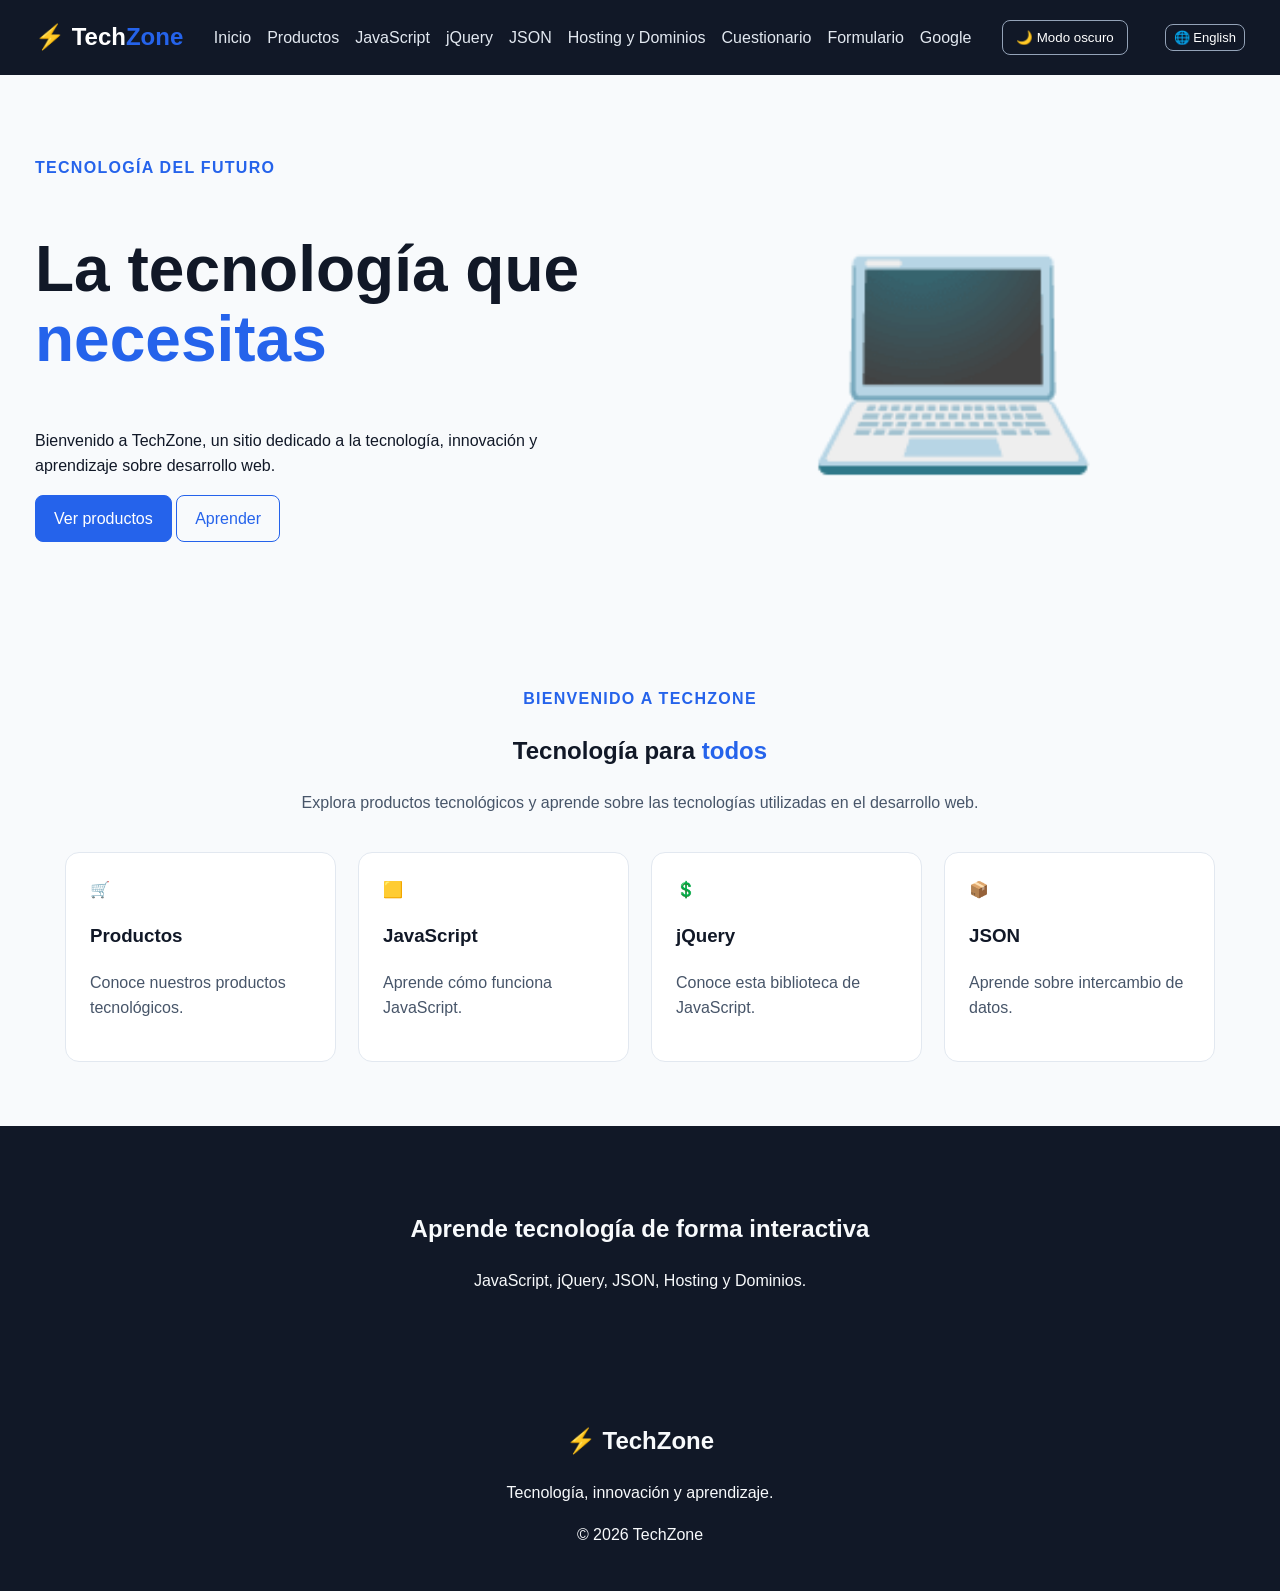
<file: index.html>
<!DOCTYPE html>
<html lang="es">

<head>
    <meta charset="UTF-8">
    <meta name="viewport" content="width=device-width, initial-scale=1.0">
    <title>TechZone | Inicio</title>
    <link rel="stylesheet" href="estilos.css">
    <link rel="stylesheet" href="translation.css">
</head>

<body>

    <header>
        <nav class="navbar">

            <a href="index.html" class="logo">
                ⚡ Tech<span>Zone</span>
            </a>

            <ul class="nav-links">
                <li><a href="index.html">Inicio</a></li>
                <li><a href="productos.html">Productos</a></li>
                <li><a href="javascript.html">JavaScript</a></li>
                <li><a href="jquery.html">jQuery</a></li>
                <li><a href="json.html">JSON</a></li>
                <li><a href="hosting.html">Hosting y Dominios</a></li>
                <li><a href="cuestionario.html">Cuestionario</a></li>
                <li><a href="formulario.html">Formulario</a></li>
                <li><a href="google.html">Google</a></li>
            </ul>

              <button id="btnTema" class="btn btn-outline-light ms-xl-3 mt-3 mt-xl-0" type="button"
                    aria-label="Cambiar tema">
                    <i class="bi bi-moon-stars-fill"></i> Modo oscuro
                </button>
              <button id="btnIdioma" class="btn btn-outline-light ms-xl-2 mt-3 mt-xl-0 translate-button"
                  type="button" aria-label="Cambiar idioma">
                  🌐 English
              </button>

        </nav>
    </header>


    <section class="hero">

        <div class="hero-text">

            <p class="tag">TECNOLOGÍA DEL FUTURO</p>

            <h1>
                La tecnología que
                <span>necesitas</span>
            </h1>

            <p>
                Bienvenido a TechZone, un sitio dedicado a la tecnología,
                innovación y aprendizaje sobre desarrollo web.
            </p>

            <a href="productos.html" class="btn">
                Ver productos
            </a>

            <a href="javascript.html" class="btn btn-outline">
                Aprender
            </a>

        </div>

        <div class="hero-image">
            💻
        </div>

    </section>


    <section class="section">

        <div class="section-title">

            <p class="tag">BIENVENIDO A TECHZONE</p>

            <h2>
                Tecnología para <span>todos</span>
            </h2>

            <p>
                Explora productos tecnológicos y aprende sobre
                las tecnologías utilizadas en el desarrollo web.
            </p>

        </div>


        <div class="cards">

            <a href="productos.html" class="card">
                <div class="icon">🛒</div>
                <h3>Productos</h3>
                <p>Conoce nuestros productos tecnológicos.</p>
            </a>

            <a href="javascript.html" class="card">
                <div class="icon">🟨</div>
                <h3>JavaScript</h3>
                <p>Aprende cómo funciona JavaScript.</p>
            </a>

            <a href="jquery.html" class="card">
                <div class="icon">💲</div>
                <h3>jQuery</h3>
                <p>Conoce esta biblioteca de JavaScript.</p>
            </a>

            <a href="json.html" class="card">
                <div class="icon">📦</div>
                <h3>JSON</h3>
                <p>Aprende sobre intercambio de datos.</p>
            </a>

        </div>

    </section>


    <section class="banner">

        <h2>Aprende tecnología de forma interactiva</h2>

        <p>
            JavaScript, jQuery, JSON, Hosting y Dominios.
        </p>

    </section>


    <footer>

        <h2>⚡ TechZone</h2>

        <p>
            Tecnología, innovación y aprendizaje.
        </p>

        <p>
            © 2026 TechZone
        </p>

    </footer>

    <!-- CONECTAR JAVASCRIPT -->
    <script src="script.js"></script>

</body>

</html>
</file>
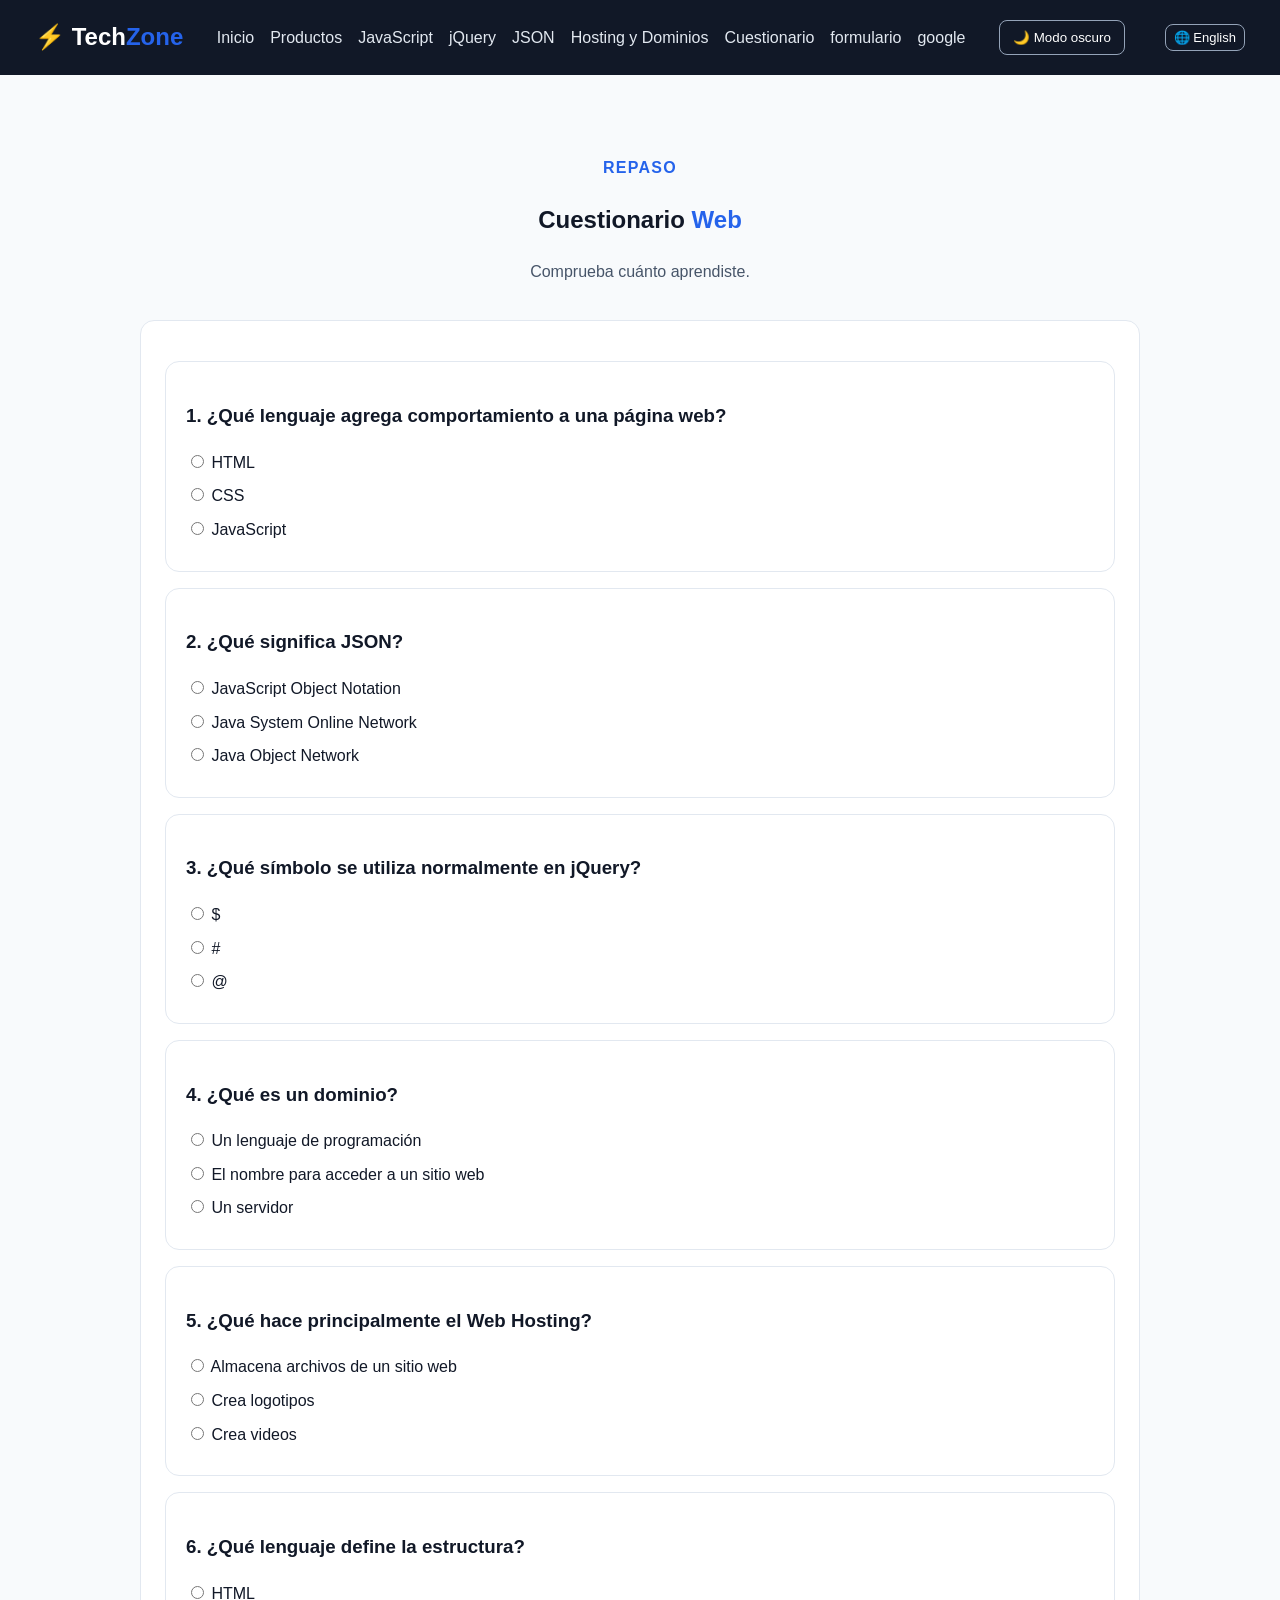
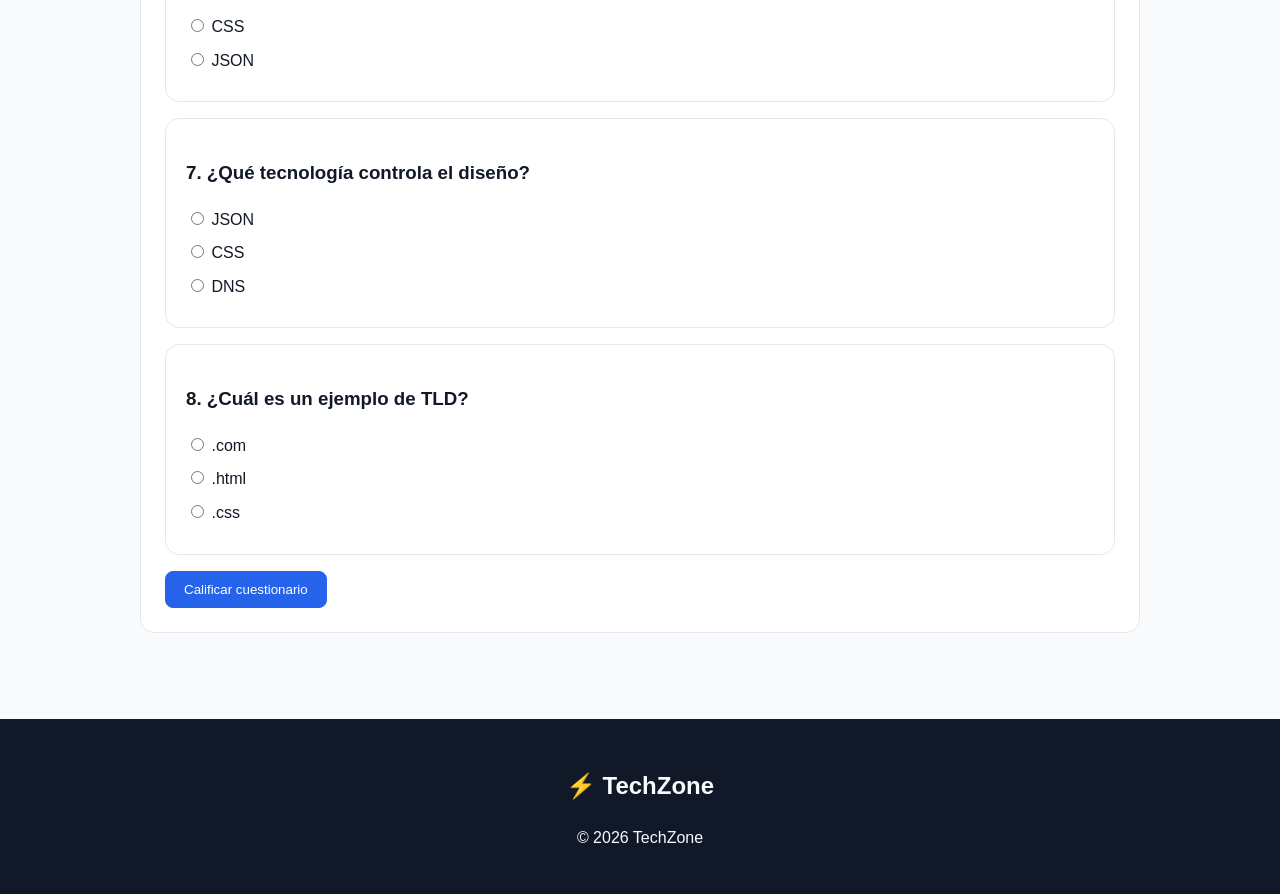
<file: cuestionario.html>
<!DOCTYPE html>
<html lang="es">

<head>

    <meta charset="UTF-8">

    <meta name="viewport" content="width=device-width, initial-scale=1.0">

    <title>TechZone | Cuestionario</title>

    <link rel="stylesheet" href="estilos.css">
    <link rel="stylesheet" href="translation.css">

</head>

<body>


    <header>

        <nav class="navbar">

            <a href="index.html" class="logo">
                ⚡ Tech<span>Zone</span>
            </a>

            <ul class="nav-links">

                <li><a href="index.html">Inicio</a></li>

                <li><a href="productos.html">
                        Productos
                    </a></li>

                <li><a href="javascript.html">
                        JavaScript
                    </a></li>

                <li><a href="jquery.html">
                        jQuery
                    </a></li>

                <li><a href="json.html">
                        JSON
                    </a></li>

                <li><a href="hosting.html">
                        Hosting y Dominios
                    </a></li>

                <li><a href="cuestionario.html">
                        Cuestionario
                    </a></li>
                <li><a href="formulario.html">formulario</a></li>
                <li><a href="google.html">google</a></li>
            </ul>

            <button id="btnTema" class="btn-tema" type="button">
                🌙 Modo oscuro
            </button>
                <button id="btnIdioma" class="btn-tema translate-button" type="button" aria-label="Cambiar idioma">
                    🌐 English
                </button>

        </nav>

    </header>


    <section class="section">


        <div class="section-title">

            <p class="tag">REPASO</p>

            <h1>
                Cuestionario <span>Web</span>
            </h1>

            <p>
                Comprueba cuánto aprendiste.
            </p>

        </div>


        <form id="quizForm" class="quiz">


            <div class="question">

                <h3>
                    1. ¿Qué lenguaje agrega comportamiento
                    a una página web?
                </h3>

                <label>
                    <input type="radio" name="q1" value="a">
                    HTML
                </label>

                <label>
                    <input type="radio" name="q1" value="b">
                    CSS
                </label>

                <label>
                    <input type="radio" name="q1" value="c">
                    JavaScript
                </label>

            </div>


            <div class="question">

                <h3>
                    2. ¿Qué significa JSON?
                </h3>

                <label>
                    <input type="radio" name="q2" value="a">
                    JavaScript Object Notation
                </label>

                <label>
                    <input type="radio" name="q2" value="b">
                    Java System Online Network
                </label>

                <label>
                    <input type="radio" name="q2" value="c">
                    Java Object Network
                </label>

            </div>


            <div class="question">

                <h3>
                    3. ¿Qué símbolo se utiliza
                    normalmente en jQuery?
                </h3>

                <label>
                    <input type="radio" name="q3" value="a">
                    $
                </label>

                <label>
                    <input type="radio" name="q3" value="b">
                    #
                </label>

                <label>
                    <input type="radio" name="q3" value="c">
                    @
                </label>

            </div>


            <div class="question">

                <h3>
                    4. ¿Qué es un dominio?
                </h3>

                <label>
                    <input type="radio" name="q4" value="a">
                    Un lenguaje de programación
                </label>

                <label>
                    <input type="radio" name="q4" value="b">
                    El nombre para acceder a un sitio web
                </label>

                <label>
                    <input type="radio" name="q4" value="c">
                    Un servidor
                </label>

            </div>


            <div class="question">

                <h3>
                    5. ¿Qué hace principalmente el Web Hosting?
                </h3>

                <label>
                    <input type="radio" name="q5" value="a">
                    Almacena archivos de un sitio web
                </label>

                <label>
                    <input type="radio" name="q5" value="b">
                    Crea logotipos
                </label>

                <label>
                    <input type="radio" name="q5" value="c">
                    Crea videos
                </label>

            </div>


            <div class="question">

                <h3>
                    6. ¿Qué lenguaje define la estructura?
                </h3>

                <label>
                    <input type="radio" name="q6" value="a">
                    HTML
                </label>

                <label>
                    <input type="radio" name="q6" value="b">
                    CSS
                </label>

                <label>
                    <input type="radio" name="q6" value="c">
                    JSON
                </label>

            </div>


            <div class="question">

                <h3>
                    7. ¿Qué tecnología controla el diseño?
                </h3>

                <label>
                    <input type="radio" name="q7" value="a">
                    JSON
                </label>

                <label>
                    <input type="radio" name="q7" value="b">
                    CSS
                </label>

                <label>
                    <input type="radio" name="q7" value="c">
                    DNS
                </label>

            </div>


            <div class="question">

                <h3>
                    8. ¿Cuál es un ejemplo de TLD?
                </h3>

                <label>
                    <input type="radio" name="q8" value="a">
                    .com
                </label>

                <label>
                    <input type="radio" name="q8" value="b">
                    .html
                </label>

                <label>
                    <input type="radio" name="q8" value="c">
                    .css
                </label>

            </div>


            <button type="button" class="btn" onclick="calificarQuiz()">

                Calificar cuestionario

            </button>


            <div id="resultado"></div>


        </form>


    </section>


    <footer>

        <h2>⚡ TechZone</h2>

        <p>© 2026 TechZone</p>

    </footer>


    <script src="script.js"></script>

</body>

</html>
</file>
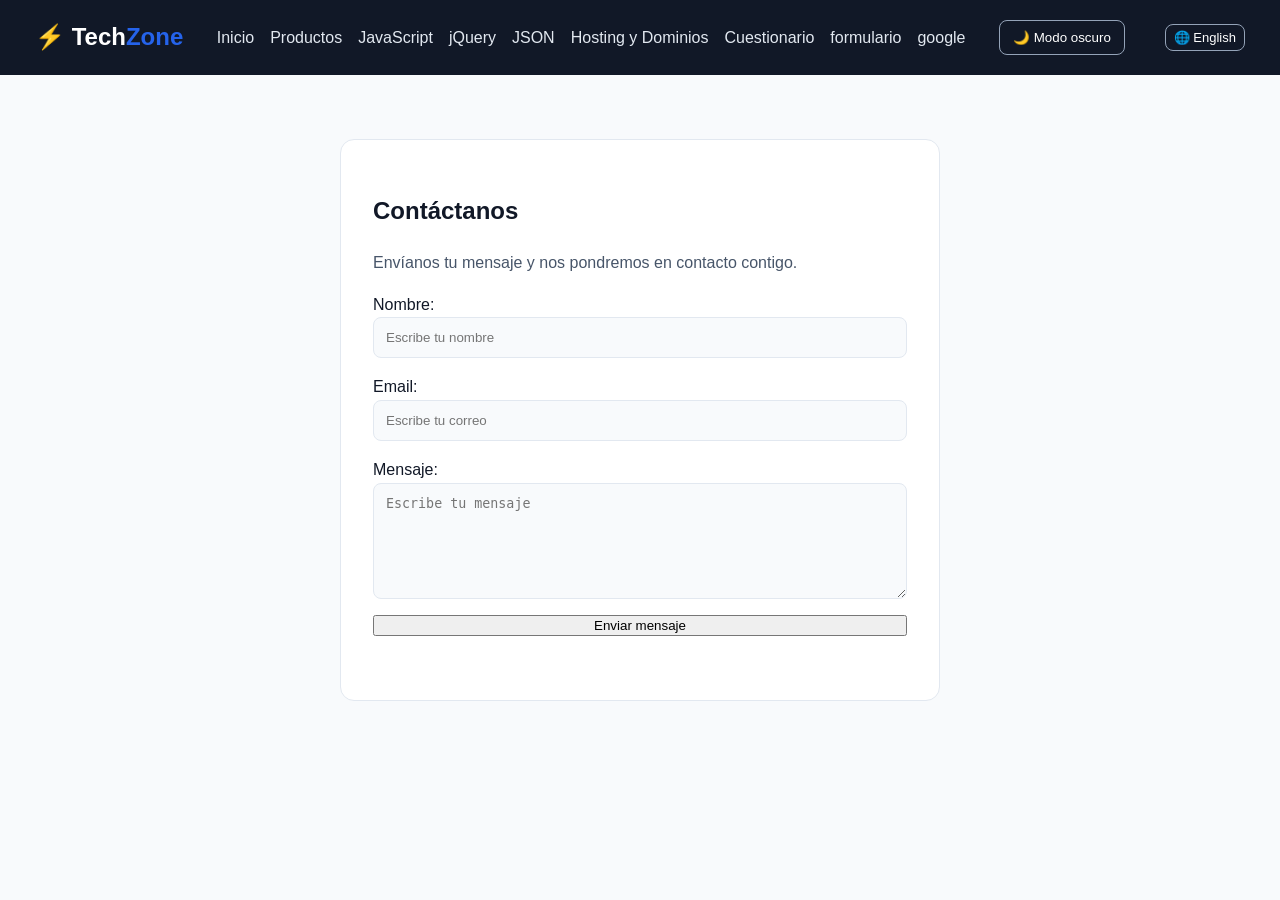
<file: formulario.html>
<!DOCTYPE html>
<html lang="es">
<head>
    <meta charset="UTF-8">
    <meta name="viewport" content="width=device-width, initial-scale=1.0">
    <title>TechZone | Formulario</title>
    <link rel="stylesheet" href="estilos.css">
    <link rel="stylesheet" href="translation.css">
</head>

<body>

<header>
    <nav class="navbar">

        <a href="index.html" class="logo">
            ⚡ Tech<span>Zone</span>
        </a>

        <ul class="nav-links">
         <li><a href="index.html">Inicio</a></li>
            <li><a href="productos.html">Productos</a></li>
            <li><a href="javascript.html">JavaScript</a></li>
            <li><a href="jquery.html">jQuery</a></li>
            <li><a href="json.html">JSON</a></li>
            <li><a href="hosting.html">Hosting y Dominios</a></li>
            <li><a href="cuestionario.html">Cuestionario</a></li>
            <li><a href="formulario.html">formulario</a></li>
            <li><a href="google.html">google</a></li>
        </ul>

           <button id="btnTema" class="btn-tema" type="button">
                🌙 Modo oscuro
            </button>
           <button id="btnIdioma" class="btn-tema translate-button" type="button" aria-label="Cambiar idioma">
                🌐 English
            </button>

    </nav>
</header>

<section class="contacto" id="contacto">
    <div class="contacto-contenido">

        <h2>Contáctanos</h2>
        <p>Envíanos tu mensaje y nos pondremos en contacto contigo.</p>

        <form id="formularioContacto">

            <label for="nombre">Nombre:</label>
            <input 
                type="text" 
                id="nombre" 
                name="nombre"
                placeholder="Escribe tu nombre"
                required
            >

            <label for="email">Email:</label>
            <input 
                type="email" 
                id="email" 
                name="email"
                placeholder="Escribe tu correo"
                required
            >

            <label for="mensaje">Mensaje:</label>
            <textarea 
                id="mensaje" 
                name="mensaje"
                placeholder="Escribe tu mensaje"
                rows="6"
                required
            ></textarea>

            <button type="submit">Enviar mensaje</button>

            <p id="respuesta"></p>

        </form>

    </div>
</section>


<!-- ================= DISCORD WEBHOOK ================= -->

<script>

const formulario = document.getElementById("formularioContacto");
const respuesta = document.getElementById("respuesta");

// WEBHOOK DE DISCORD
const webhookURL = "https://discord.com/api/webhooks/1557530148234989620/06Q3MxtZlJGJVCBidGVJ6hIbM8itZcy4jxf1TDkyGZ7o0UbiPw68ZDgPGI2kv7Ee9VpM";


formulario.addEventListener("submit", async function(event) {

    event.preventDefault();

    // Obtener los datos del formulario
    const nombre = document.getElementById("nombre").value;
    const email = document.getElementById("email").value;
    const mensaje = document.getElementById("mensaje").value;


    // Información que se enviará a Discord
    const datos = {

        username: "Formulario de Contacto",

        embeds: [
            {
                title: "📩 Nuevo mensaje de contacto",

                color: 14185255,

                fields: [

                    {
                        name: "👤 Nombre",
                        value: nombre,
                        inline: false
                    },

                    {
                        name: "📧 Email",
                        value: email,
                        inline: false
                    },

                    {
                        name: "💬 Mensaje",
                        value: mensaje,
                        inline: false
                    }

                ],

                timestamp: new Date().toISOString()
            }
        ]
    };


    // Enviar información a Discord
    try {

        const envio = await fetch(webhookURL, {

            method: "POST",

            headers: {
                "Content-Type": "application/json"
            },

            body: JSON.stringify(datos)

        });


        if (envio.ok) {

            respuesta.textContent = window.techzoneTexto(
                "✅ ¡Mensaje enviado correctamente!",
                "✅ Message sent successfully!"
            );
            respuesta.style.color = "green";

            // Limpiar formulario
            formulario.reset();

        } else {

    const errorDiscord = await envio.text();

    console.error("Discord respondió:", errorDiscord);

    respuesta.textContent = window.techzoneTexto(
        "❌ Discord rechazó el mensaje.",
        "❌ Discord rejected the message."
    );
    respuesta.style.color = "red";

}

   }  catch (error) {

    console.error("ERROR:", error);

    respuesta.textContent = window.techzoneTexto("❌ Error: ", "❌ Error: ") + error.message;
    respuesta.style.color = "red";

}

});

</script>
    <script src="script.js"></script>
</body>
</html>
</file>
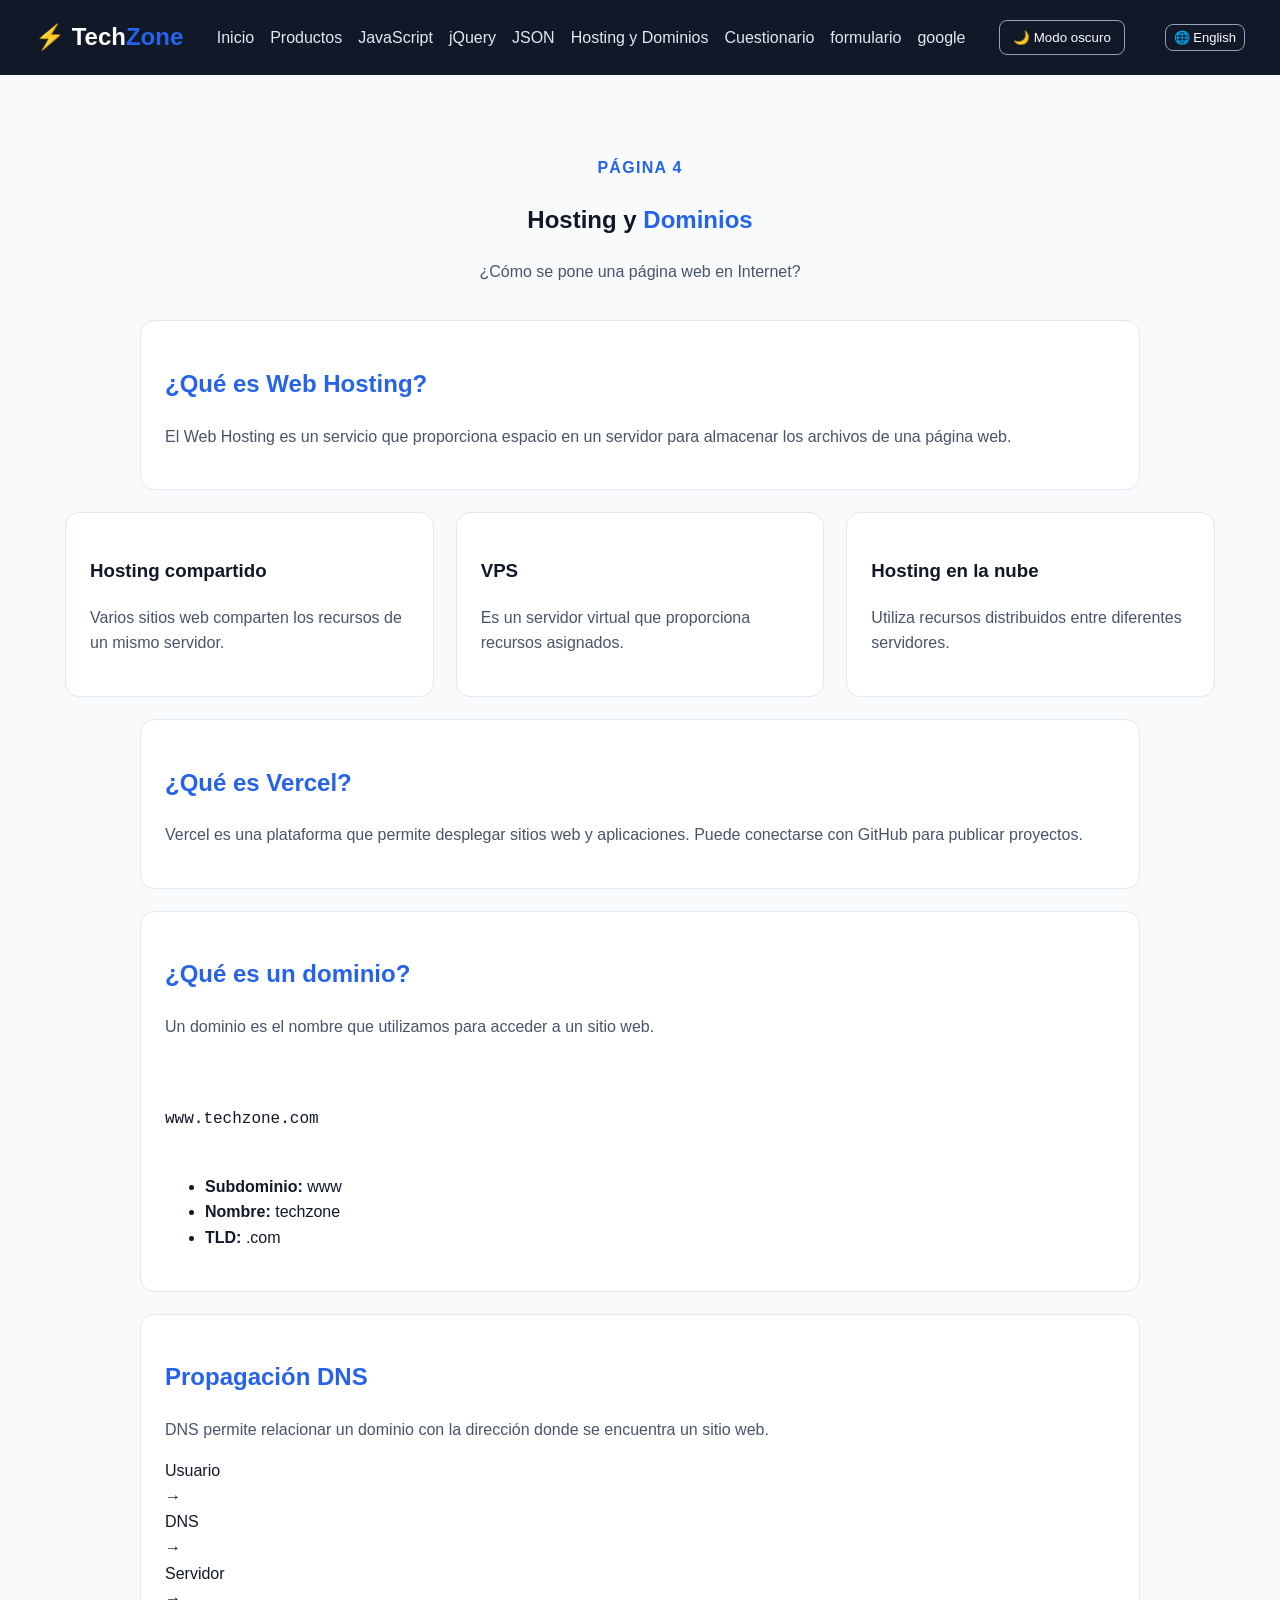
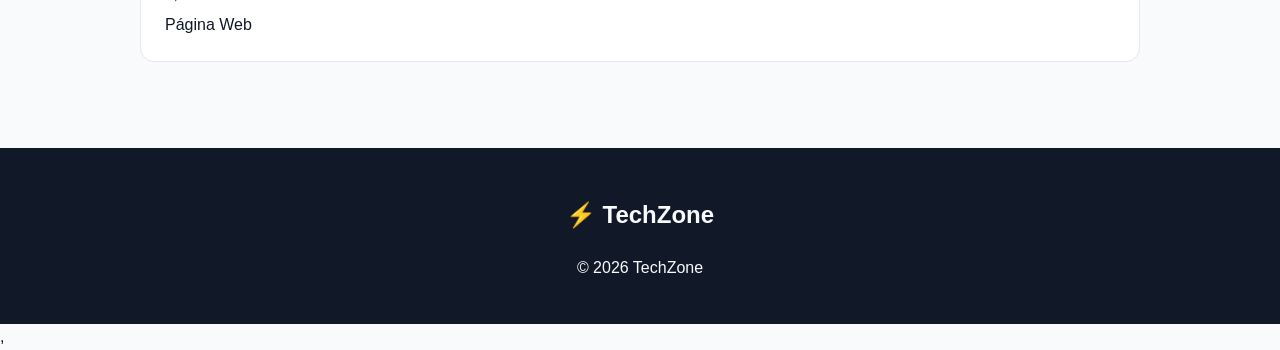
<file: hosting.html>
<!DOCTYPE html>
<html lang="es">

<head>

    <meta charset="UTF-8">

    <meta name="viewport"
          content="width=device-width, initial-scale=1.0">

    <title>TechZone | Hosting y Dominios</title>

    <link rel="stylesheet" href="estilos.css">
    <link rel="stylesheet" href="translation.css">

</head>

<body>


<header>

    <nav class="navbar">

        <a href="index.html" class="logo">
            ⚡ Tech<span>Zone</span>
        </a>

        <ul class="nav-links">

            <li><a href="index.html">Inicio</a></li>

            <li><a href="productos.html">
                Productos
            </a></li>

            <li><a href="javascript.html">
                JavaScript
            </a></li>

            <li><a href="jquery.html">
                jQuery
            </a></li>

            <li><a href="json.html">
                JSON
            </a></li>

            <li><a href="hosting.html">
                Hosting y Dominios
            </a></li>

            <li><a href="cuestionario.html">
                Cuestionario
            </a></li>
             <li><a href="./formulario.html">formulario</a></li>
              <li><a href="google.html">google</a></li>
        </ul>

          <button id="btnTema" class="btn-tema" type="button">
                🌙 Modo oscuro
            </button>
            <button id="btnIdioma" class="btn-tema translate-button" type="button" aria-label="Cambiar idioma">
                🌐 English
            </button>

    </nav>

</header>


<section class="section">


<div class="section-title">

    <p class="tag">PÁGINA 4</p>

    <h1>
        Hosting y <span>Dominios</span>
    </h1>

    <p>
        ¿Cómo se pone una página web en Internet?
    </p>

</div>


<div class="info-box">

    <h2>¿Qué es Web Hosting?</h2>

    <p>

        El Web Hosting es un servicio que proporciona
        espacio en un servidor para almacenar los
        archivos de una página web.

    </p>

</div>


<div class="cards">

    <div class="card">

        <h3>Hosting compartido</h3>

        <p>

            Varios sitios web comparten los recursos
            de un mismo servidor.

        </p>

    </div>


    <div class="card">

        <h3>VPS</h3>

        <p>

            Es un servidor virtual que proporciona
            recursos asignados.

        </p>

    </div>


    <div class="card">

        <h3>Hosting en la nube</h3>

        <p>

            Utiliza recursos distribuidos entre
            diferentes servidores.

        </p>

    </div>

</div>


<div class="info-box">

    <h2>¿Qué es Vercel?</h2>

    <p>

        Vercel es una plataforma que permite
        desplegar sitios web y aplicaciones.
        Puede conectarse con GitHub para publicar
        proyectos.

    </p>

</div>


<div class="info-box">

    <h2>¿Qué es un dominio?</h2>

    <p>

        Un dominio es el nombre que utilizamos
        para acceder a un sitio web.

    </p>


<pre><code>

www.techzone.com

</code></pre>


    <ul>

        <li>
            <strong>Subdominio:</strong> www
        </li>

        <li>
            <strong>Nombre:</strong> techzone
        </li>

        <li>
            <strong>TLD:</strong> .com
        </li>

    </ul>

</div>


<div class="info-box">

    <h2>Propagación DNS</h2>

    <p>

        DNS permite relacionar un dominio con
        la dirección donde se encuentra un sitio web.

    </p>


    <div class="dns-flow">

        <div class="dns-step">
            Usuario
        </div>

        <span>→</span>

        <div class="dns-step">
            DNS
        </div>

        <span>→</span>

        <div class="dns-step">
            Servidor
        </div>

        <span>→</span>

        <div class="dns-step">
            Página Web
        </div>

    </div>

</div>


</section>


<footer>

    <h2>⚡ TechZone</h2>

    <p>© 2026 TechZone</p>

</footer>

    <script src="script.js"></script>
</body>

</html> ,
</file>
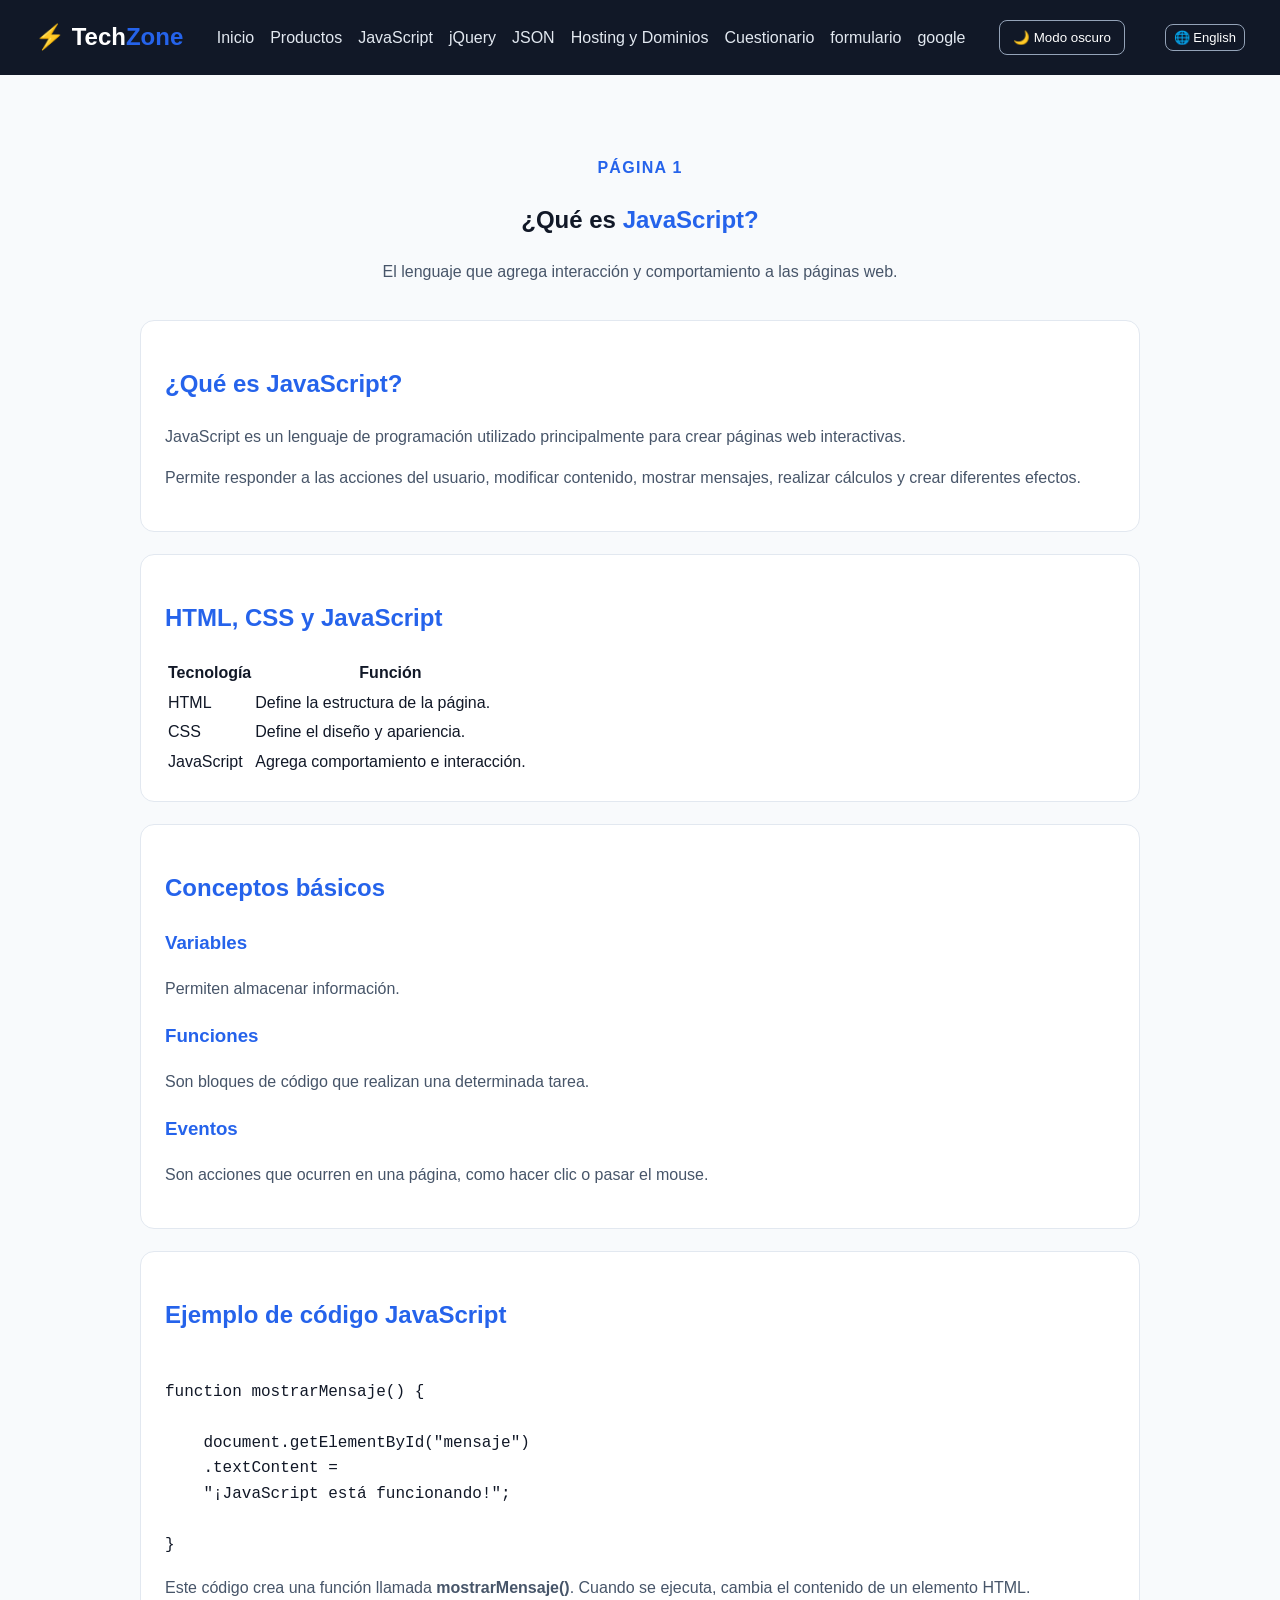
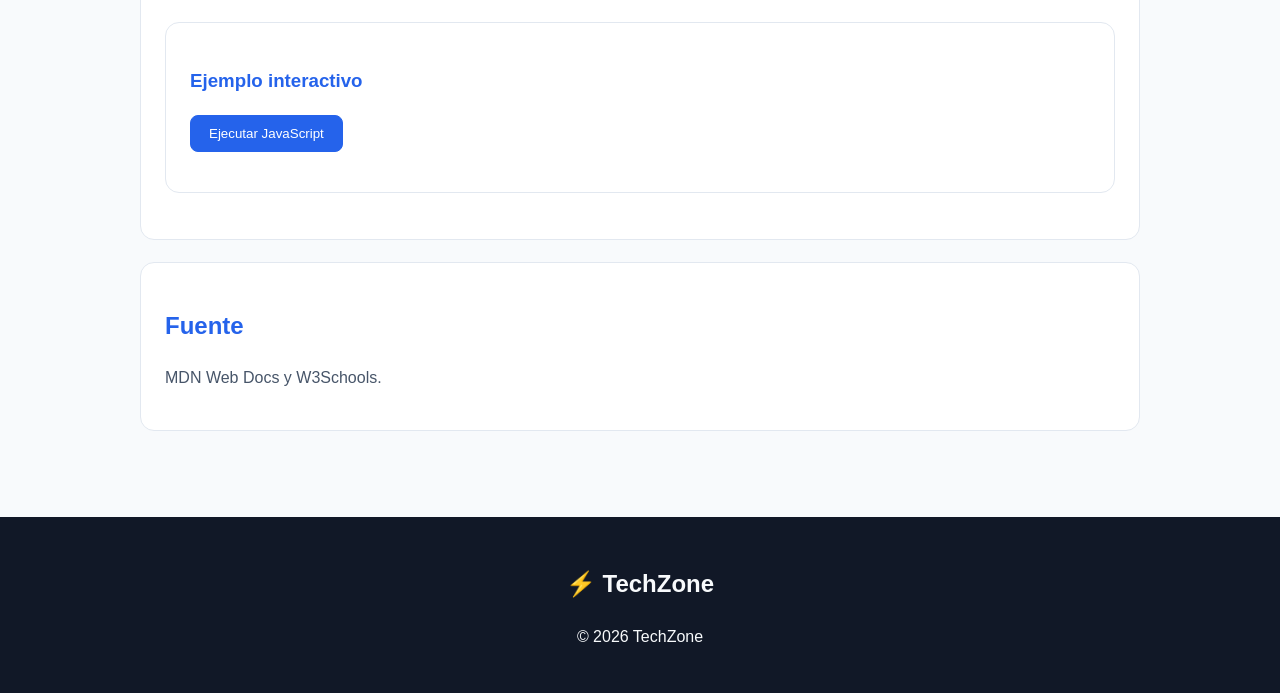
<file: javascript.html>
<!DOCTYPE html>
<html lang="es">

<head>

    <meta charset="UTF-8">

    <meta name="viewport"
          content="width=device-width, initial-scale=1.0">

    <title>TechZone | JavaScript</title>

    <link rel="stylesheet" href="estilos.css">
    <link rel="stylesheet" href="translation.css">

</head>

<body>


<header>

    <nav class="navbar">

        <a href="index.html" class="logo">
            ⚡ Tech<span>Zone</span>
        </a>

        <ul class="nav-links">

            <li><a href="index.html">Inicio</a></li>

            <li><a href="productos.html">
                Productos
            </a></li>

            <li><a href="javascript.html">
                JavaScript
            </a></li>

            <li><a href="jquery.html">
                jQuery
            </a></li>

            <li><a href="json.html">
                JSON
            </a></li>

            <li><a href="hosting.html">
                Hosting y Dominios
            </a></li>

            <li><a href="cuestionario.html">
                Cuestionario
            </a></li>
             <li><a href="./formulario.html">formulario</a></li>
              <li><a href="google.html">google</a></li>
        </ul>

            <button id="btnTema" class="btn-tema" type="button">
                🌙 Modo oscuro
            </button>
            <button id="btnIdioma" class="btn-tema translate-button" type="button" aria-label="Cambiar idioma">
                🌐 English
            </button>

    </nav>

</header>


<section class="section">


<div class="section-title">

    <p class="tag">PÁGINA 1</p>

    <h1>
        ¿Qué es <span>JavaScript?</span>
    </h1>

    <p>
        El lenguaje que agrega interacción
        y comportamiento a las páginas web.
    </p>

</div>


<div class="info-box">

    <h2>¿Qué es JavaScript?</h2>

    <p>

        JavaScript es un lenguaje de programación
        utilizado principalmente para crear páginas
        web interactivas.

    </p>

    <p>

        Permite responder a las acciones del usuario,
        modificar contenido, mostrar mensajes,
        realizar cálculos y crear diferentes efectos.

    </p>

</div>


<div class="info-box">

    <h2>HTML, CSS y JavaScript</h2>

    <table>

        <tr>

            <th>Tecnología</th>

            <th>Función</th>

        </tr>

        <tr>

            <td>HTML</td>

            <td>
                Define la estructura de la página.
            </td>

        </tr>

        <tr>

            <td>CSS</td>

            <td>
                Define el diseño y apariencia.
            </td>

        </tr>

        <tr>

            <td>JavaScript</td>

            <td>
                Agrega comportamiento e interacción.
            </td>

        </tr>

    </table>

</div>


<div class="info-box">

    <h2>Conceptos básicos</h2>

    <h3>Variables</h3>

    <p>
        Permiten almacenar información.
    </p>


    <h3>Funciones</h3>

    <p>
        Son bloques de código que realizan
        una determinada tarea.
    </p>


    <h3>Eventos</h3>

    <p>
        Son acciones que ocurren en una página,
        como hacer clic o pasar el mouse.
    </p>

</div>


<div class="info-box">

    <h2>Ejemplo de código JavaScript</h2>

<pre><code>
function mostrarMensaje() {

    document.getElementById("mensaje")
    .textContent =
    "¡JavaScript está funcionando!";

}
</code></pre>


    <p>
        Este código crea una función llamada
        <strong>mostrarMensaje()</strong>.
        Cuando se ejecuta, cambia el contenido
        de un elemento HTML.
    </p>


    <div class="interactive">

        <h3>Ejemplo interactivo</h3>

        <button
            class="btn"
            onclick="mostrarMensajeJS()">

            Ejecutar JavaScript

        </button>


        <p id="mensajeJS"></p>

    </div>

</div>


<div class="info-box">

    <h2>Fuente</h2>

    <p>
        MDN Web Docs y W3Schools.
    </p>

</div>


</section>


<footer>

    <h2>⚡ TechZone</h2>

    <p>© 2026 TechZone</p>

</footer>


<script src="script.js"></script>

</body>

</html>
</file>
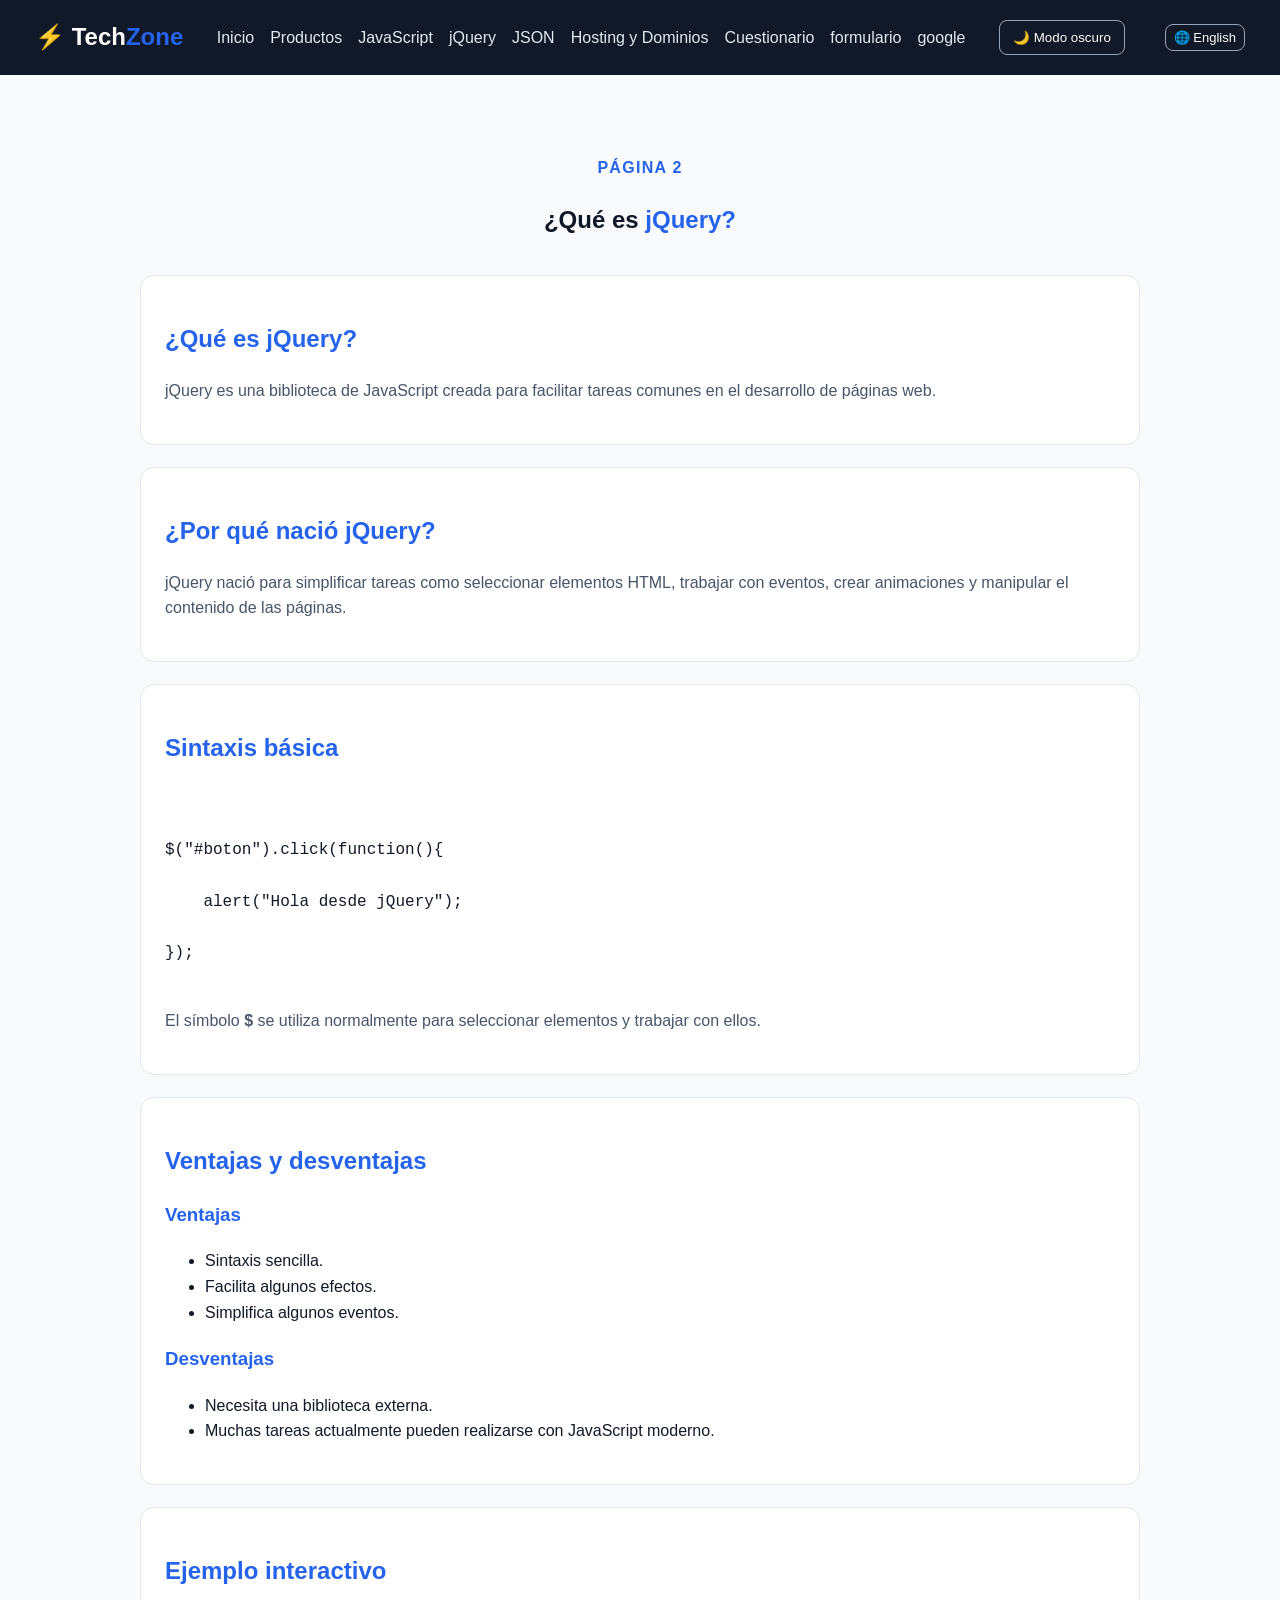
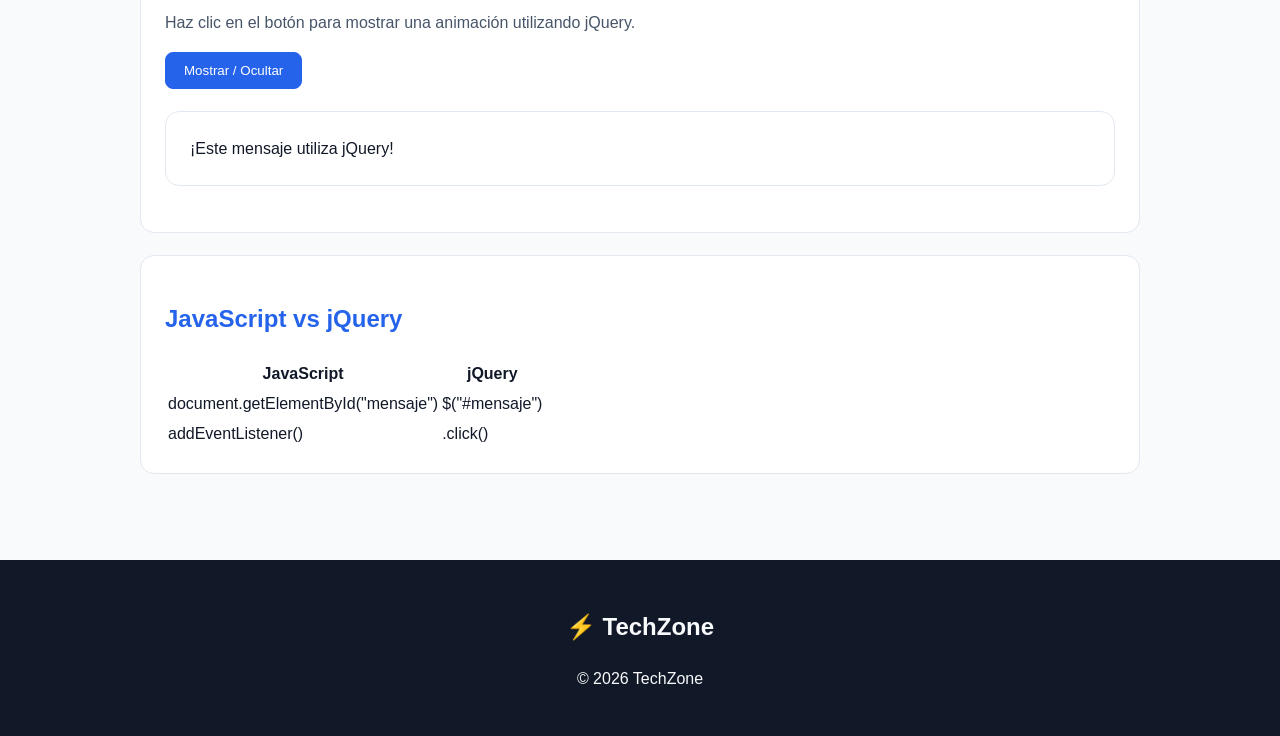
<file: jquery.html>
<!DOCTYPE html>
<html lang="es">

<head>

    <meta charset="UTF-8">

    <meta name="viewport"
          content="width=device-width, initial-scale=1.0">

    <title>TechZone | jQuery</title>

    <link rel="stylesheet" href="estilos.css">
    <link rel="stylesheet" href="translation.css">

    <script
        src="https://code.jquery.com/jquery-3.7.1.min.js">
    </script>

</head>

<body>


<header>

    <nav class="navbar">

        <a href="index.html" class="logo">
            ⚡ Tech<span>Zone</span>
        </a>

        <ul class="nav-links">

            <li><a href="index.html">Inicio</a></li>

            <li><a href="productos.html">
                Productos
            </a></li>

            <li><a href="javascript.html">
                JavaScript
            </a></li>

            <li><a href="jquery.html">
                jQuery
            </a></li>

            <li><a href="json.html">
                JSON
            </a></li>

            <li><a href="hosting.html">
                Hosting y Dominios
            </a></li>

            <li><a href="cuestionario.html">
                Cuestionario
            </a></li>
             <li><a href="./formulario.html">formulario</a></li>
              <li><a href="google.html">google</a></li>
        </ul>

            <button id="btnTema" class="btn-tema" type="button">
                🌙 Modo oscuro
            </button>
            <button id="btnIdioma" class="btn-tema translate-button" type="button" aria-label="Cambiar idioma">
                🌐 English
            </button>

    </nav>

</header>


<section class="section">


<div class="section-title">

    <p class="tag">PÁGINA 2</p>

    <h1>
        ¿Qué es <span>jQuery?</span>
    </h1>

</div>


<div class="info-box">

    <h2>¿Qué es jQuery?</h2>

    <p>

        jQuery es una biblioteca de JavaScript
        creada para facilitar tareas comunes
        en el desarrollo de páginas web.

    </p>

</div>


<div class="info-box">

    <h2>¿Por qué nació jQuery?</h2>

    <p>

        jQuery nació para simplificar tareas como
        seleccionar elementos HTML, trabajar con
        eventos, crear animaciones y manipular
        el contenido de las páginas.

    </p>

</div>


<div class="info-box">

    <h2>Sintaxis básica</h2>

<pre><code>

$("#boton").click(function(){

    alert("Hola desde jQuery");

});

</code></pre>

    <p>

        El símbolo <strong>$</strong> se utiliza
        normalmente para seleccionar elementos
        y trabajar con ellos.

    </p>

</div>


<div class="info-box">

    <h2>Ventajas y desventajas</h2>

    <h3>Ventajas</h3>

    <ul>

        <li>
            Sintaxis sencilla.
        </li>

        <li>
            Facilita algunos efectos.
        </li>

        <li>
            Simplifica algunos eventos.
        </li>

    </ul>


    <h3>Desventajas</h3>

    <ul>

        <li>
            Necesita una biblioteca externa.
        </li>

        <li>
            Muchas tareas actualmente pueden
            realizarse con JavaScript moderno.
        </li>

    </ul>

</div>


<div class="info-box">

    <h2>Ejemplo interactivo</h2>

    <p>
        Haz clic en el botón para mostrar
        una animación utilizando jQuery.
    </p>


    <button
        id="botonJQ"
        class="btn">

        Mostrar / Ocultar

    </button>


    <div
        id="mensajeJQ"
        class="interactive-message">

        ¡Este mensaje utiliza jQuery!

    </div>

</div>


<div class="info-box">

    <h2>JavaScript vs jQuery</h2>

    <table>

        <tr>

            <th>JavaScript</th>

            <th>jQuery</th>

        </tr>

        <tr>

            <td>
                document.getElementById("mensaje")
            </td>

            <td>
                $("#mensaje")
            </td>

        </tr>

        <tr>

            <td>
                addEventListener()
            </td>

            <td>
                .click()
            </td>

        </tr>

    </table>

</div>


</section>


<footer>

    <h2>⚡ TechZone</h2>

    <p>© 2026 TechZone</p>

</footer>


<script src="script.js"></script>

</body>

</html>
</file>
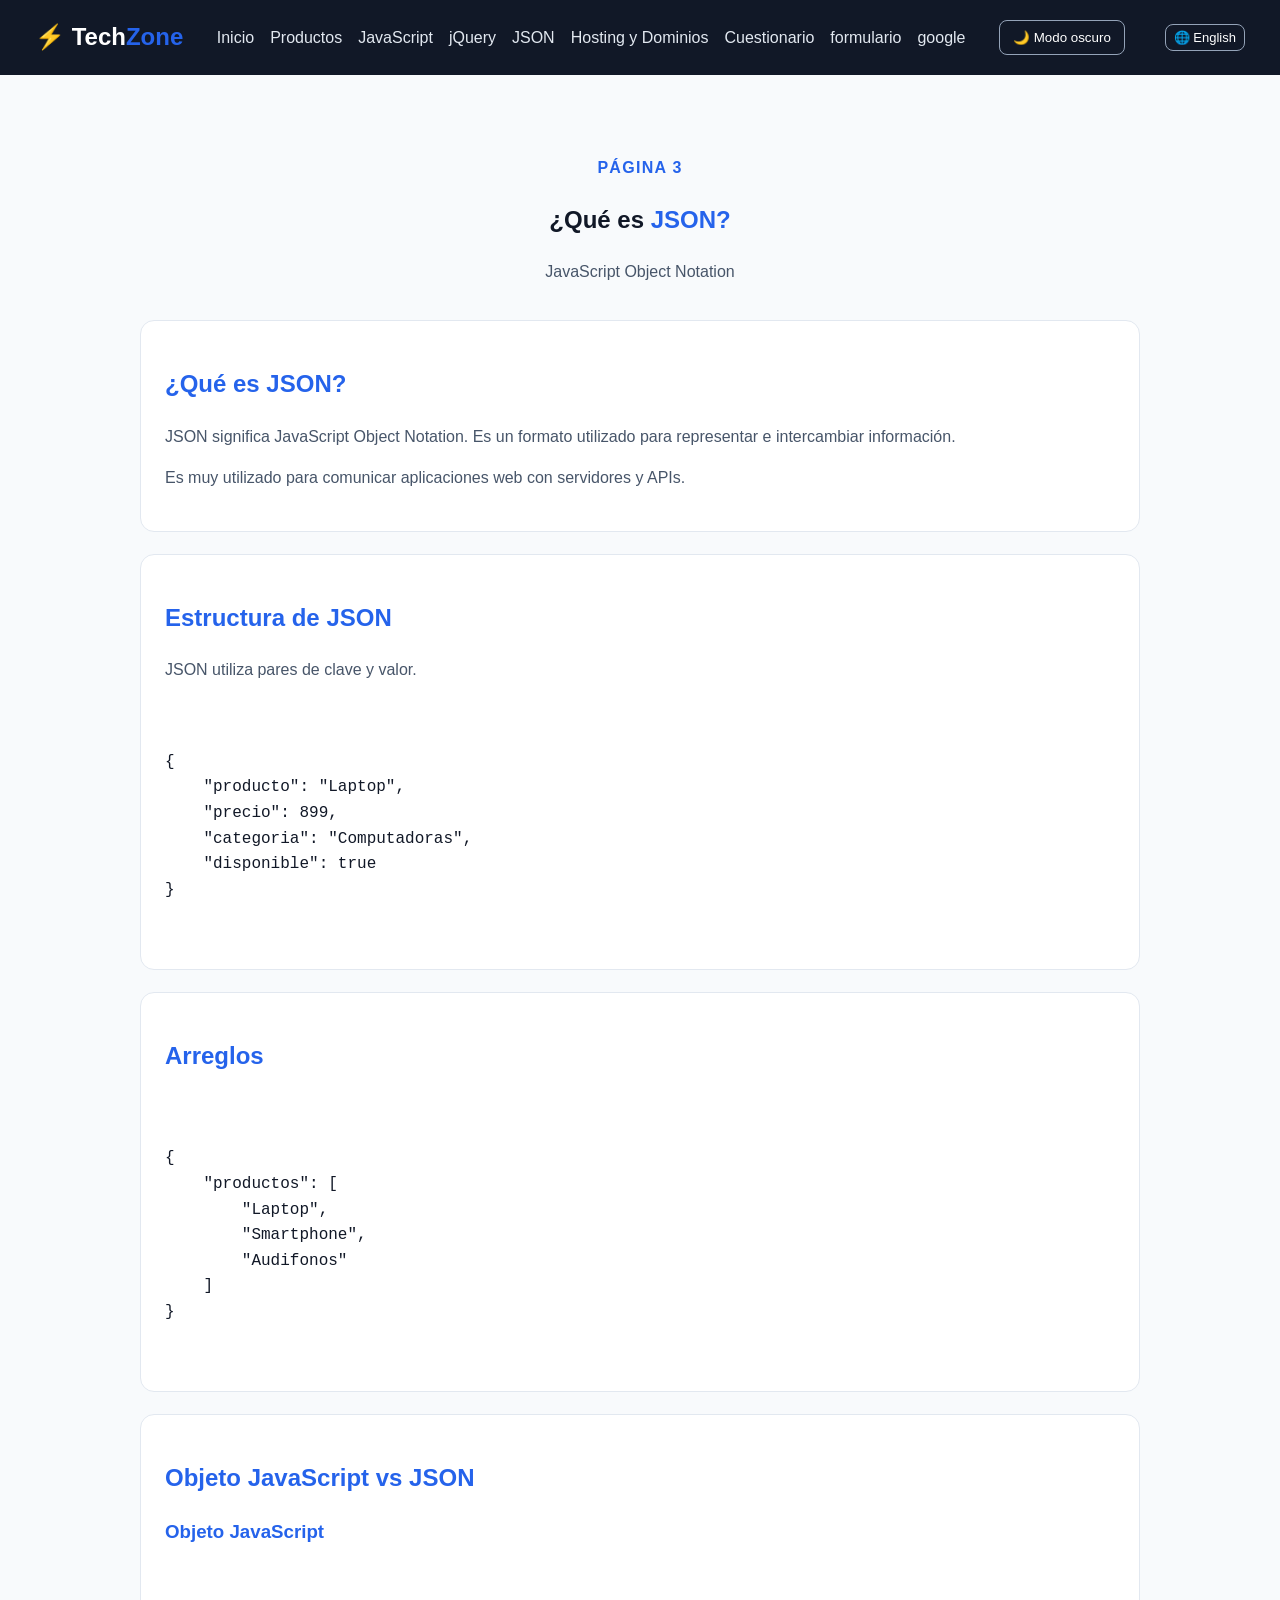
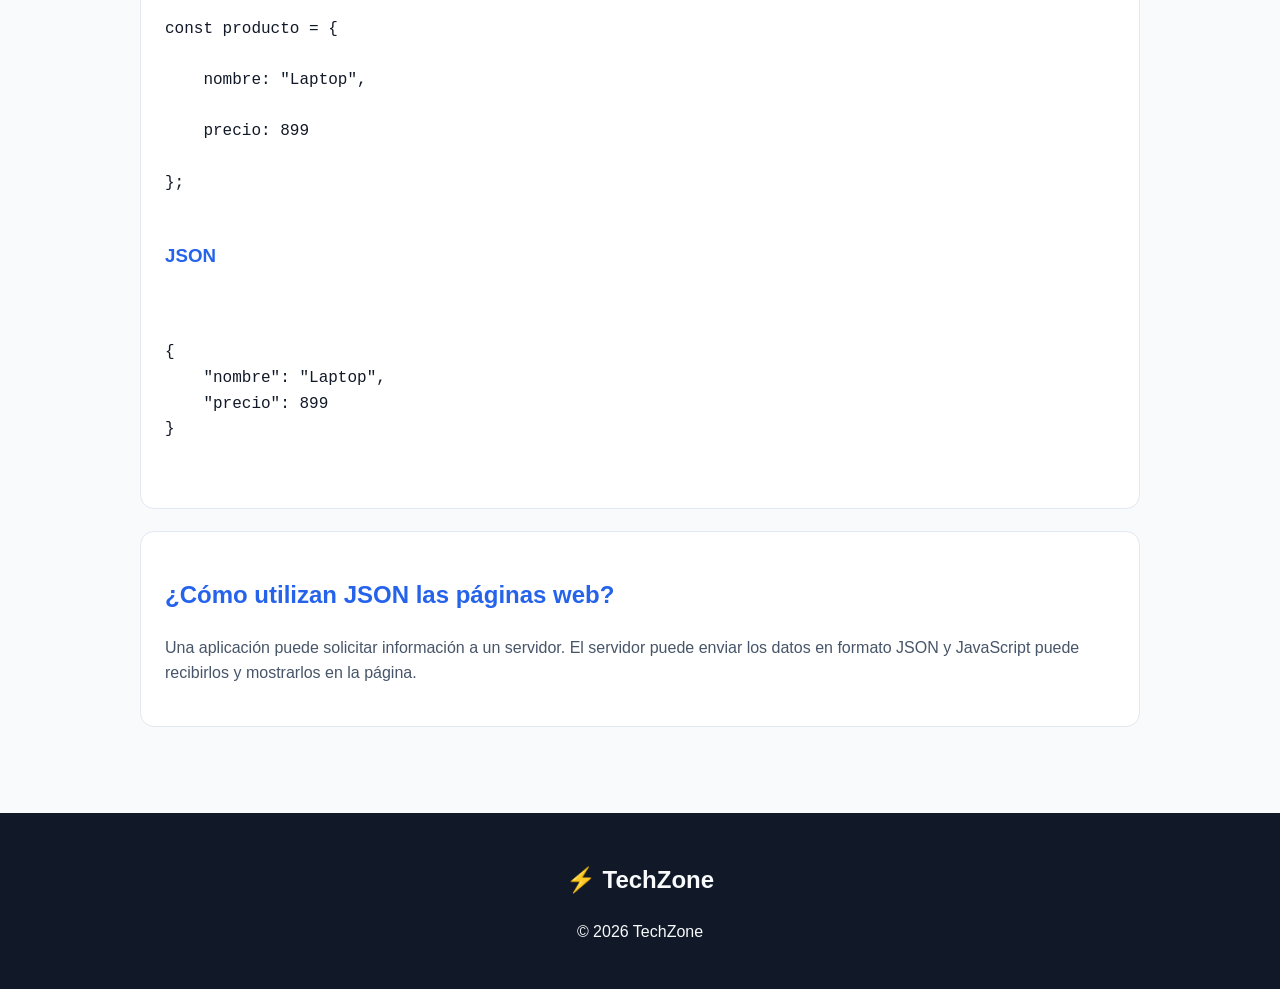
<file: json.html>
<!DOCTYPE html>
<html lang="es">

<head>

    <meta charset="UTF-8">

    <meta name="viewport"
          content="width=device-width, initial-scale=1.0">

    <title>TechZone | JSON</title>

    <link rel="stylesheet" href="estilos.css">
    <link rel="stylesheet" href="translation.css">

</head>

<body>


<header>

    <nav class="navbar">

        <a href="index.html" class="logo">
            ⚡ Tech<span>Zone</span>
        </a>

        <ul class="nav-links">

            <li><a href="index.html">Inicio</a></li>

            <li><a href="productos.html">
                Productos
            </a></li>

            <li><a href="javascript.html">
                JavaScript
            </a></li>

            <li><a href="jquery.html">
                jQuery
            </a></li>

            <li><a href="json.html">
                JSON
            </a></li>

            <li><a href="hosting.html">
                Hosting y Dominios
            </a></li>

            <li><a href="cuestionario.html">
                Cuestionario
            </a></li>
             <li><a href="./formulario.html">formulario</a></li>
              <li><a href="google.html">google</a></li>
        </ul>

            <button id="btnTema" class="btn-tema" type="button">
                🌙 Modo oscuro
            </button>
            <button id="btnIdioma" class="btn-tema translate-button" type="button" aria-label="Cambiar idioma">
                🌐 English
            </button>

    </nav>

</header>


<section class="section">


<div class="section-title">

    <p class="tag">PÁGINA 3</p>

    <h1>
        ¿Qué es <span>JSON?</span>
    </h1>

    <p>
        JavaScript Object Notation
    </p>

</div>


<div class="info-box">

    <h2>¿Qué es JSON?</h2>

    <p>

        JSON significa JavaScript Object Notation.
        Es un formato utilizado para representar
        e intercambiar información.

    </p>

    <p>

        Es muy utilizado para comunicar aplicaciones
        web con servidores y APIs.

    </p>

</div>


<div class="info-box">

    <h2>Estructura de JSON</h2>

    <p>

        JSON utiliza pares de clave y valor.

    </p>


<pre><code>

{
    "producto": "Laptop",
    "precio": 899,
    "categoria": "Computadoras",
    "disponible": true
}

</code></pre>

</div>


<div class="info-box">

    <h2>Arreglos</h2>

<pre><code>

{
    "productos": [
        "Laptop",
        "Smartphone",
        "Audifonos"
    ]
}

</code></pre>

</div>


<div class="info-box">

    <h2>Objeto JavaScript vs JSON</h2>

    <h3>Objeto JavaScript</h3>

<pre><code>

const producto = {

    nombre: "Laptop",

    precio: 899

};

</code></pre>


    <h3>JSON</h3>

<pre><code>

{
    "nombre": "Laptop",
    "precio": 899
}

</code></pre>

</div>


<div class="info-box">

    <h2>¿Cómo utilizan JSON las páginas web?</h2>

    <p>

        Una aplicación puede solicitar información
        a un servidor. El servidor puede enviar
        los datos en formato JSON y JavaScript
        puede recibirlos y mostrarlos en la página.

    </p>

</div>


</section>


<footer>

    <h2>⚡ TechZone</h2>

    <p>© 2026 TechZone</p>

</footer>

    <script src="script.js"></script>
</body>

</html>
</file>
<file: estilos.css>
:root {
    color-scheme: light;
    --tz-bg: #f8fafc;
    --tz-surface: #ffffff;
    --tz-text: #111827;
    --tz-muted: #475569;
    --tz-border: #e2e8f0;
    --tz-primary: #2563eb;
    --tz-header: #111827;
}

* {
    box-sizing: border-box;
}

html {
    scroll-behavior: smooth;
}

body {
    margin: 0;
    background: var(--tz-bg);
    color: var(--tz-text);
    font: 16px/1.6 Arial, sans-serif;
    transition: background-color .25s ease, color .25s ease;
}

body.dark-mode {
    color-scheme: dark;
    --tz-bg: #0b1220;
    --tz-surface: #151f30;
    --tz-text: #f1f5f9;
    --tz-muted: #c0cada;
    --tz-border: #334155;
    --tz-primary: #60a5fa;
    --tz-header: #030712;
}

header {
    position: sticky;
    top: 0;
    z-index: 10;
    background: var(--tz-header);
}

.navbar {
    max-width: 1250px;
    min-height: 75px;
    margin: auto;
    padding: 12px 20px;
    display: flex;
    align-items: center;
    justify-content: space-between;
    gap: 18px;
}

.logo {
    color: #fff;
    font-size: 24px;
    font-weight: 700;
    text-decoration: none;
    white-space: nowrap;
}

.logo span,
.hero h1 span,
.section-title h1 span,
.section-title h2 span {
    color: var(--tz-primary);
}

.nav-links {
    display: flex;
    align-items: center;
    justify-content: center;
    flex-wrap: wrap;
    gap: 8px 16px;
    margin: 0;
    padding: 0;
    list-style: none;
}

.nav-links a {
    color: #e2e8f0;
    text-decoration: none;
}

.nav-links a:hover {
    color: #93c5fd;
}

#btnTema,
.btn-tema {
    padding: 9px 13px;
    border: 1px solid #94a3b8;
    border-radius: 8px;
    background: transparent;
    color: #fff;
    cursor: pointer;
    white-space: nowrap;
}

#btnTema:hover,
.btn-tema:hover {
    background: #374151;
}

.hero,
.section,
.banner,
.contacto {
    padding: 64px 20px;
}

.hero {
    display: flex;
    align-items: center;
    justify-content: space-between;
    gap: 40px;
    max-width: 1250px;
    margin: auto;
}

.hero-text,
.hero-image {
    flex: 1;
}

.hero h1 {
    font-size: clamp(2.4rem, 6vw, 4rem);
    line-height: 1.1;
}

.hero-image {
    text-align: center;
    font-size: clamp(8rem, 20vw, 15rem);
}

.tag {
    color: var(--tz-primary);
    font-weight: 700;
    letter-spacing: .08em;
}

.section-title {
    max-width: 780px;
    margin: 0 auto 36px;
    text-align: center;
}

.cards {
    display: grid;
    grid-template-columns: repeat(auto-fit, minmax(230px, 1fr));
    gap: 22px;
    max-width: 1150px;
    margin: auto;
}

.product-carousel {
    max-width: 760px;
    margin: 0 auto;
}

.product-carousel-slides {
    display: grid;
}

.product-slide {
    grid-area: 1 / 1;
    width: min(100%, 520px);
    margin: 0 auto;
    align-items: center;
    text-align: center;
    opacity: 0;
    visibility: hidden;
    transform: translateX(12px);
    transition: opacity .25s ease, transform .25s ease, visibility .25s;
}

.product-slide.active {
    opacity: 1;
    visibility: visible;
    transform: translateX(0);
}

.product-img {
    width: min(250px, 100%);
    height: 250px;
    margin: 0 auto 20px;
    display: flex;
    align-items: center;
    justify-content: center;
    overflow: hidden;
    background: #fff;
    border-radius: 12px;
}

.product-img img {
    width: 100%;
    height: 100%;
    object-fit: cover;
    object-position: center;
    display: block;
}

.product-carousel-controls {
    display: flex;
    align-items: center;
    justify-content: center;
    gap: 18px;
    margin-top: 18px;
}

.product-carousel-button {
    width: 42px;
    height: 42px;
    border: 1px solid var(--tz-border);
    border-radius: 50%;
    background: var(--tz-surface);
    color: var(--tz-text);
    font-size: 28px;
    line-height: 1;
    cursor: pointer;
}

.product-carousel-button:hover {
    border-color: var(--tz-primary);
    color: var(--tz-primary);
}

.product-carousel-indicators {
    display: flex;
    gap: 9px;
}

.product-carousel-indicators button {
    width: 11px;
    height: 11px;
    padding: 0;
    border: 0;
    border-radius: 50%;
    background: var(--tz-muted);
    opacity: .5;
    cursor: pointer;
}

.product-carousel-indicators button.active {
    background: var(--tz-primary);
    opacity: 1;
}

.card,
.info-box,
.quiz,
.interactive,
.interactive-message,
.contacto-contenido,
.question {
    background: var(--tz-surface);
    color: var(--tz-text);
    border: 1px solid var(--tz-border);
    border-radius: 14px;
}

.card {
    display: block;
    padding: 24px;
    color: inherit;
    text-decoration: none;
    transition: transform .2s ease, background-color .25s ease, color .25s ease;
}

.card:hover {
    transform: translateY(-4px);
    border-color: var(--tz-primary);
}

.card p,
.info-box p,
.contacto-contenido > p,
.section-title > p:last-child {
    color: var(--tz-muted);
}

.info-box,
.quiz,
.interactive,
.interactive-message {
    max-width: 1000px;
    margin: 22px auto;
    padding: 24px;
}

.info-box h2,
.info-box h3 {
    color: var(--tz-primary);
}

.question {
    margin: 16px 0;
    padding: 20px;
}

.question label {
    display: block;
    margin: 8px 0;
    cursor: pointer;
}

.btn {
    display: inline-block;
    padding: 10px 18px;
    border: 1px solid var(--tz-primary);
    border-radius: 8px;
    background: var(--tz-primary);
    color: #fff;
    text-decoration: none;
    cursor: pointer;
}

.btn-outline {
    background: transparent;
    color: var(--tz-primary);
}

.banner,
footer {
    background: var(--tz-header);
    color: #f8fafc;
    text-align: center;
}

footer {
    padding: 28px 20px;
}

.contacto-contenido {
    max-width: 600px;
    margin: auto;
    padding: 32px;
}

.contacto form {
    display: flex;
    flex-direction: column;
}

.contacto input,
.contacto textarea {
    width: 100%;
    margin-bottom: 16px;
    padding: 12px;
    border: 1px solid var(--tz-border);
    border-radius: 8px;
    background: var(--tz-bg);
    color: var(--tz-text);
}

.card,
.info-box,
.quiz,
.interactive,
.interactive-message,
.contacto-contenido,
input,
textarea {
    transition: background-color .25s ease, color .25s ease, border-color .25s ease;
}

@media (max-width: 850px) {
    .navbar {
        flex-wrap: wrap;
    }

    .nav-links {
        order: 3;
        width: 100%;
    }
}

@media (max-width: 600px) {
    .hero {
        flex-direction: column;
        text-align: center;
    }

    .hero-image {
        font-size: 8rem;
    }

    .section,
    .hero,
    .banner,
    .contacto {
        padding: 40px 16px;
    }
}
</file>
<file: translation.css>
.translate-button {
    padding: 5px 8px;
    border: 1px solid #94a3b8;
    border-radius: 8px;
    background: transparent;
    color: #fff;
    font: 13px/1.2 Arial, sans-serif;
    margin-left: .4rem;
    cursor: pointer;
    white-space: nowrap;
}

.translate-button:hover:not(:disabled) {
    background: #374151;
}

.translate-button:focus-visible {
    outline: 3px solid #f59e0b;
    outline-offset: 3px;
}

.translate-button:disabled {
    opacity: .8;
}

#google_translate_element {
    position: absolute;
    left: -10000px;
    top: 0;
    width: 200px;
    height: 40px;
    white-space: nowrap;
}

.goog-te-banner-frame.skiptranslate,
.goog-te-gadget-icon,
#goog-gt-tt,
.goog-te-balloon-frame {
    display: none !important;
}

body {
    top: 0 !important;
}
</file>
